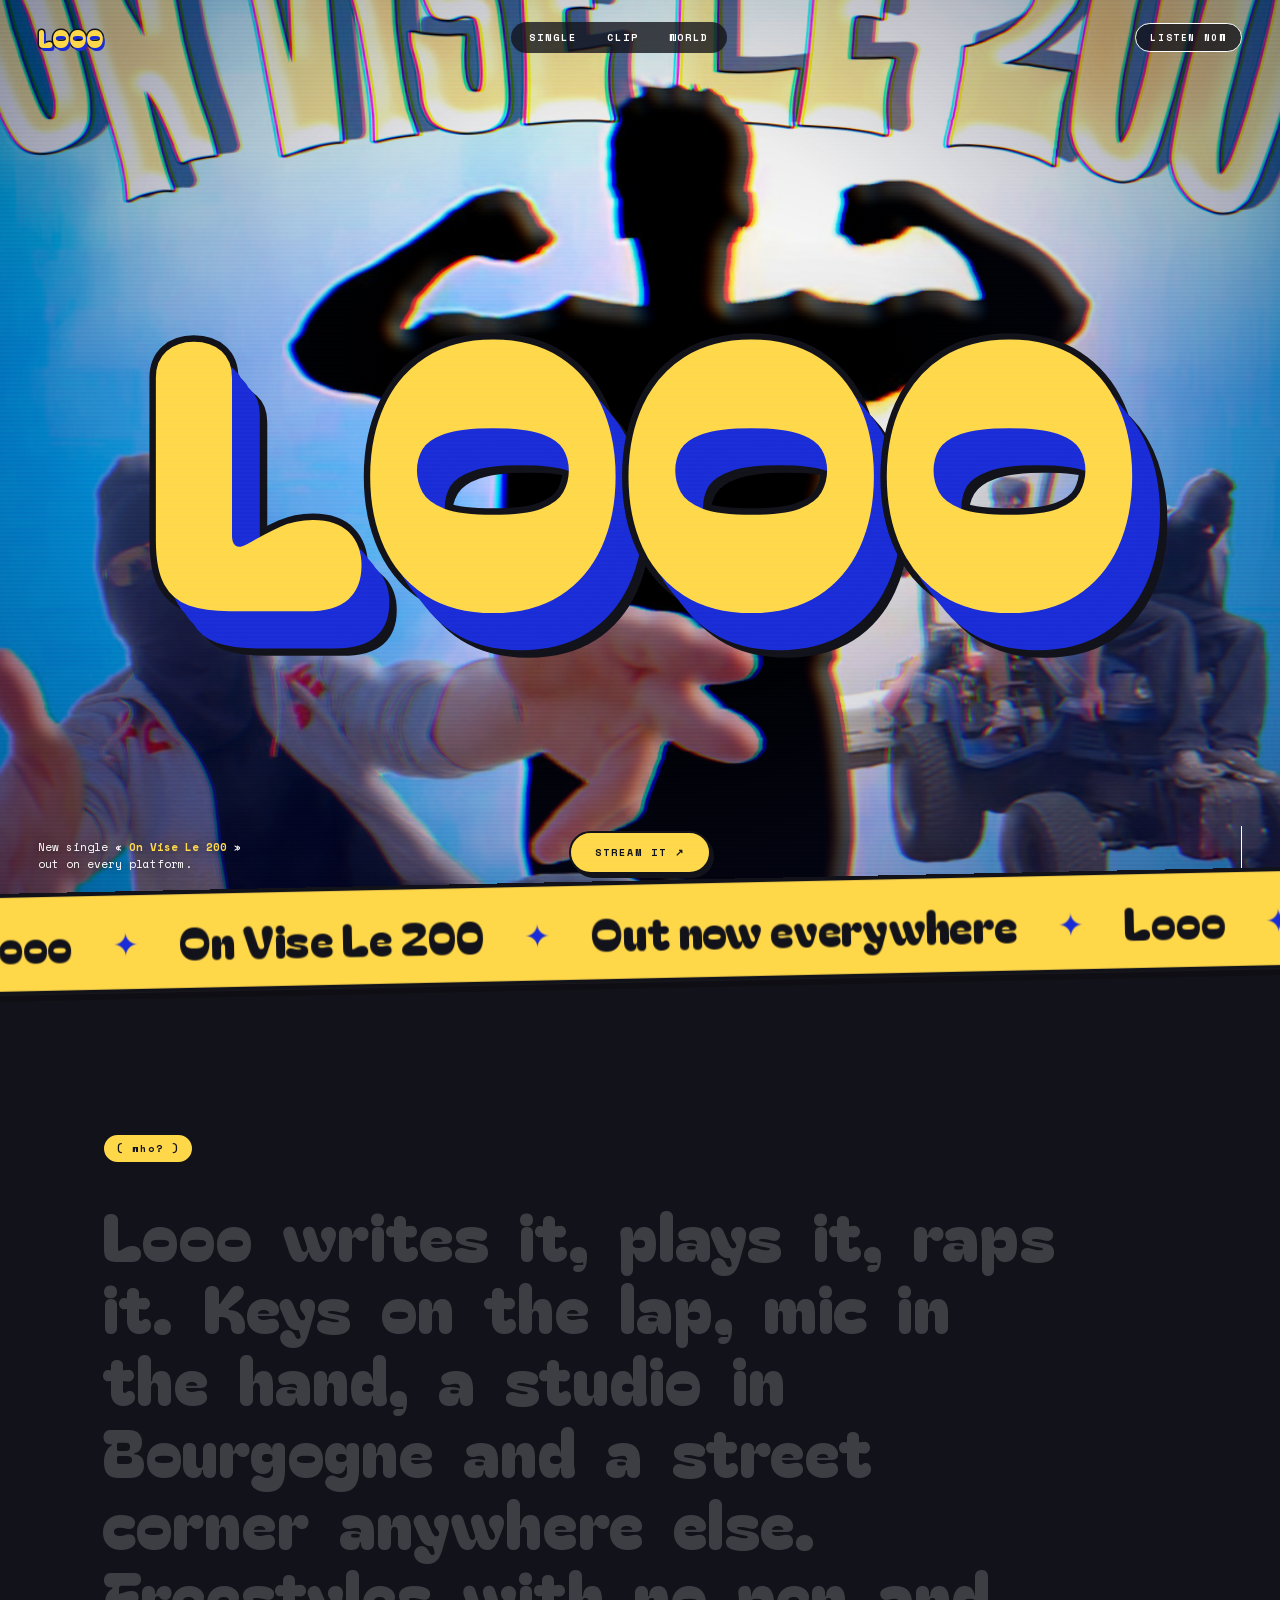
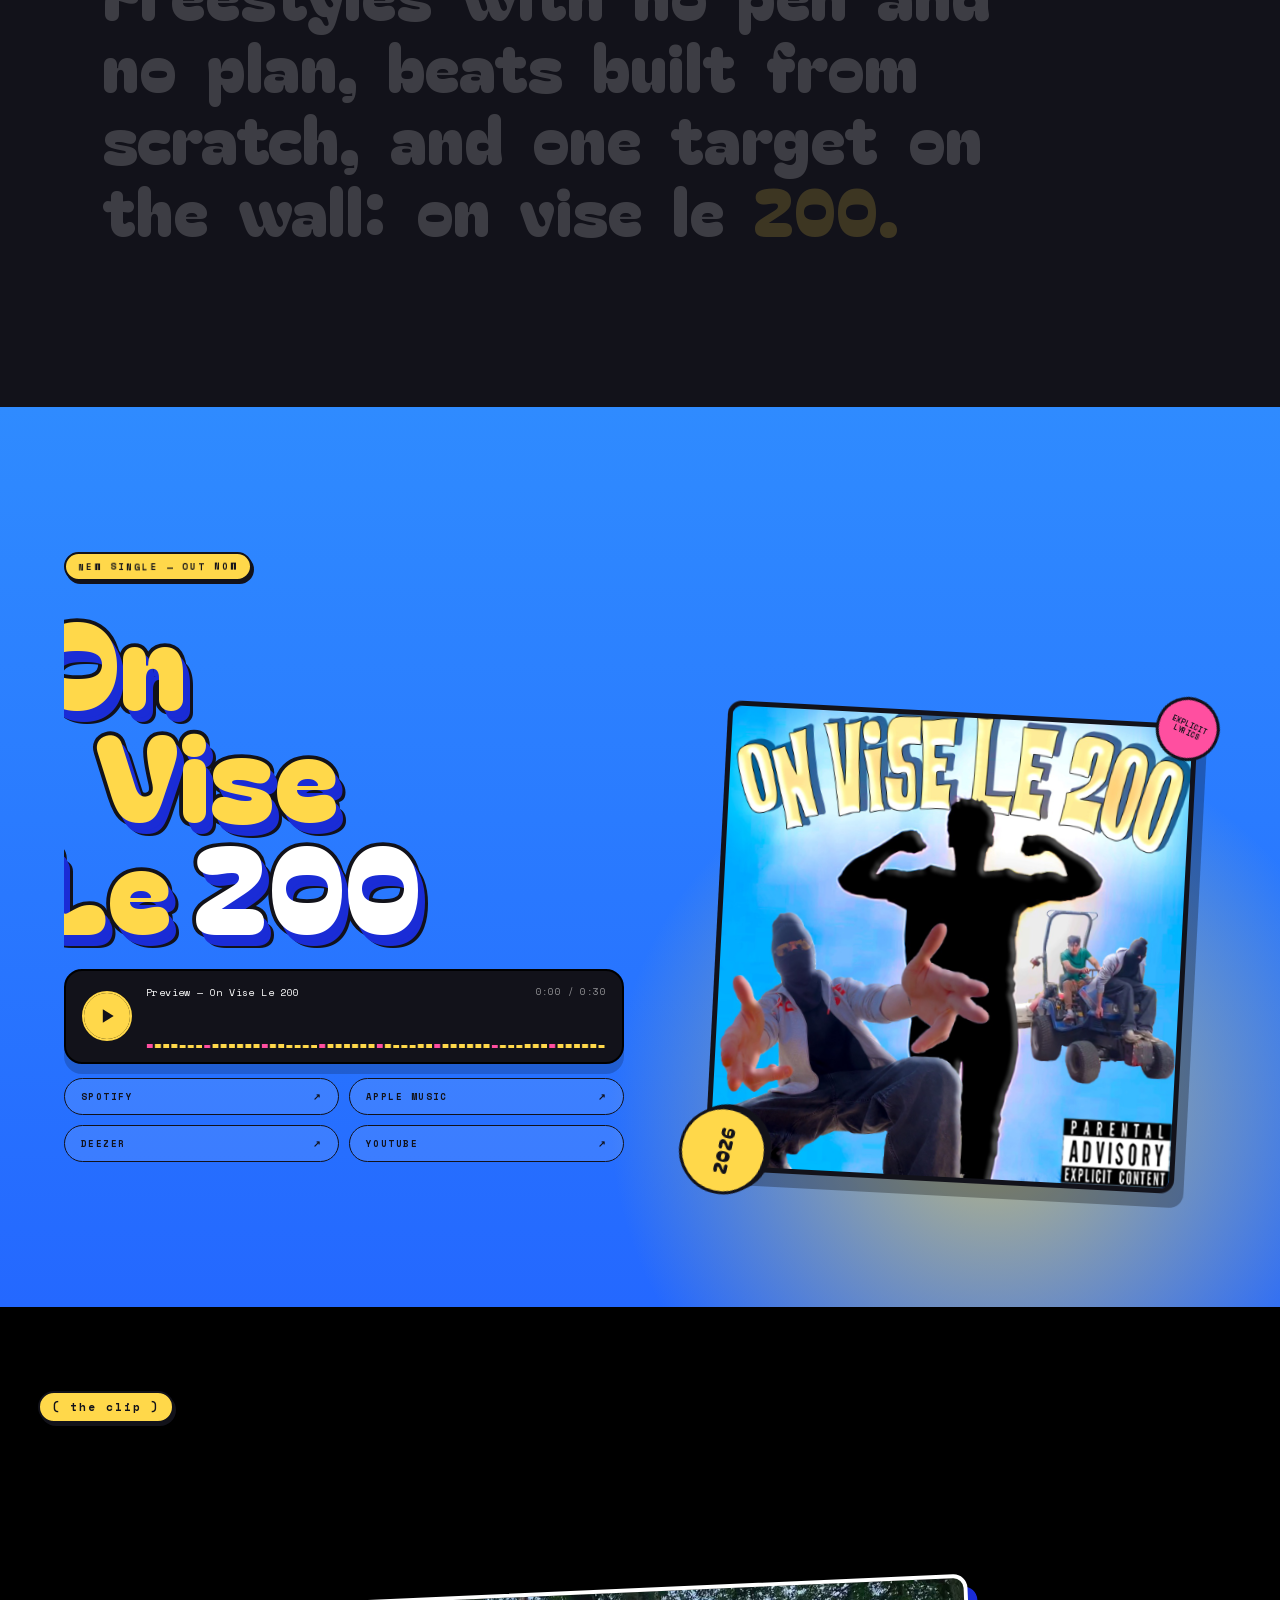
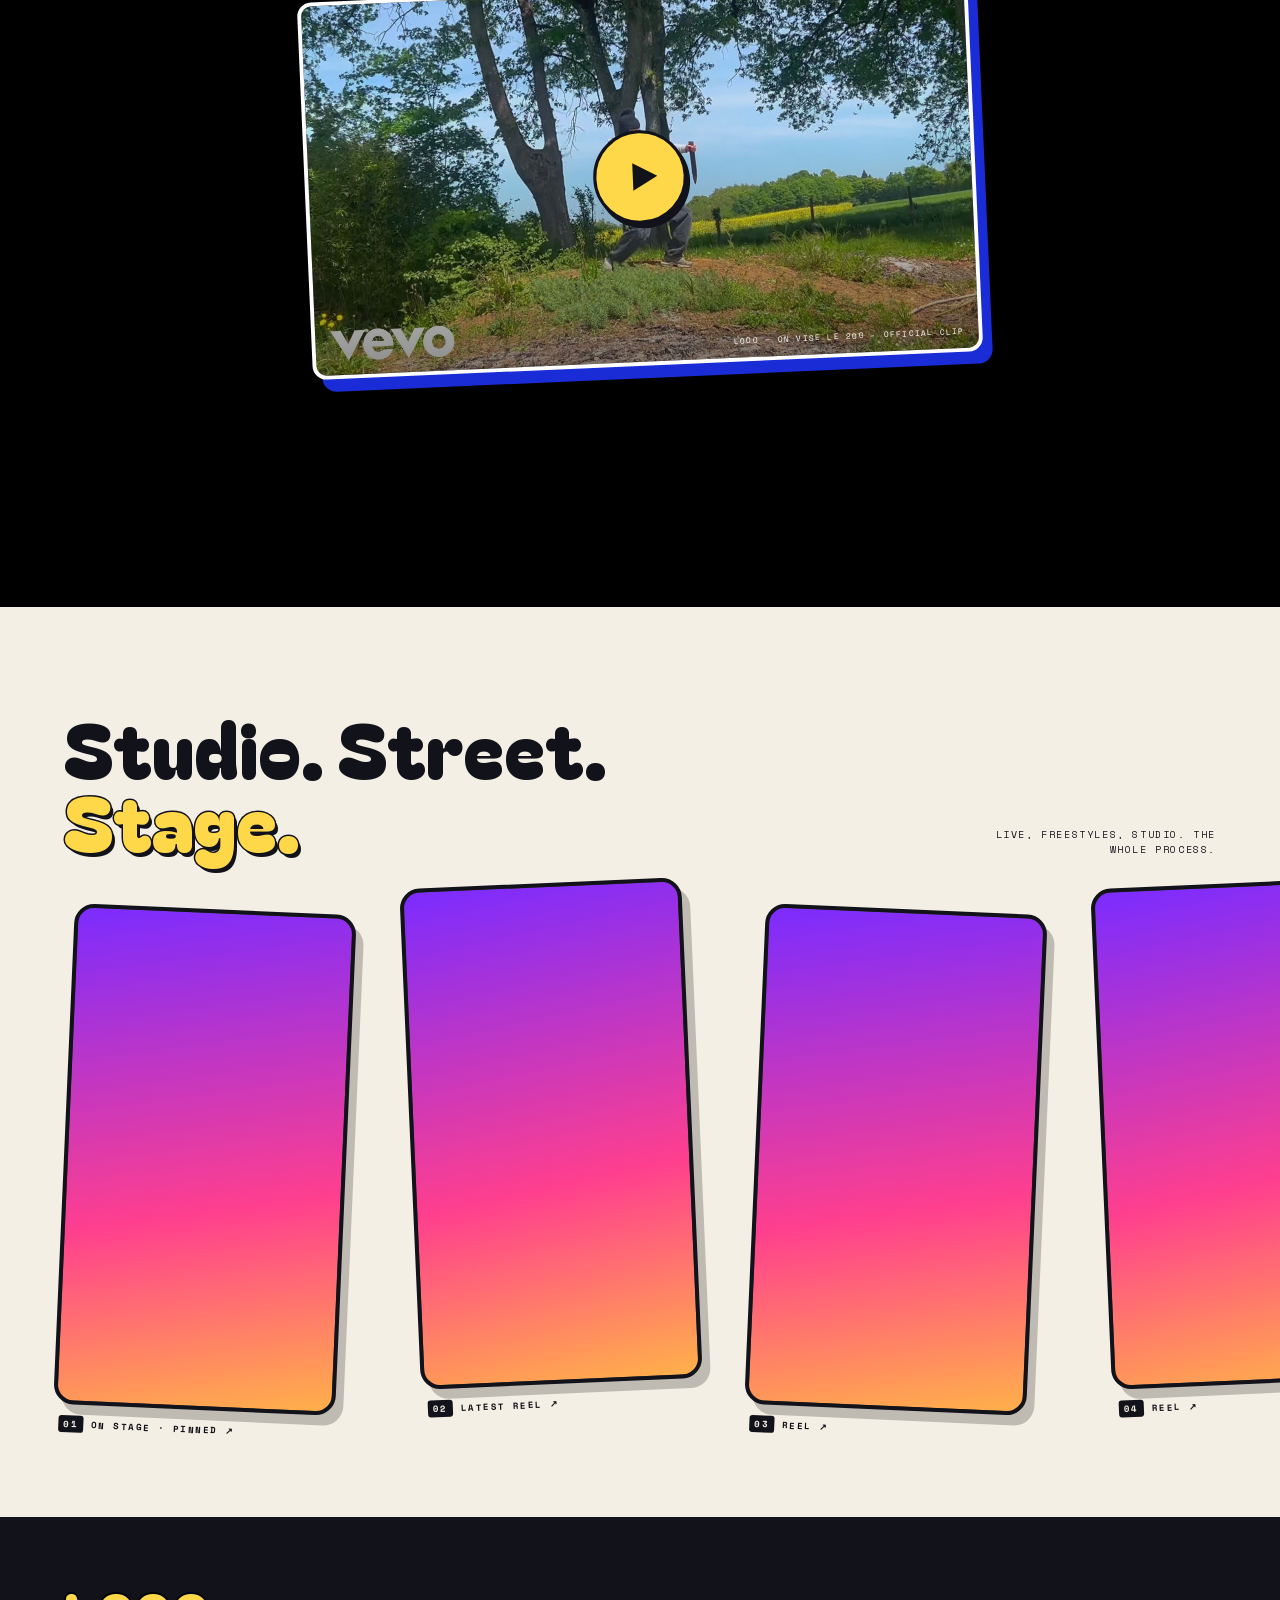
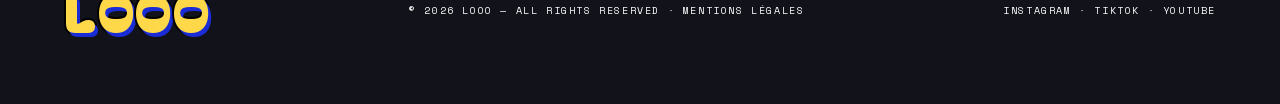
<file: index.html>
<!doctype html>
<html lang="en">
<head>
<meta charset="utf-8">
<meta name="viewport" content="width=device-width, initial-scale=1">
<title>LOOO — On Vise Le 200</title>
<meta name="description" content="LOOO — new single « On Vise Le 200 », out on every platform.">
<meta name="theme-color" content="#12121a">
<meta property="og:type" content="website">
<meta property="og:title" content="LOOO — On Vise Le 200">
<meta property="og:description" content="New single « On Vise Le 200 », out on every platform.">
<meta property="og:image" content="https://looo.live/assets/cover.jpg">
<meta property="og:url" content="https://looo.live/">
<meta name="twitter:card" content="summary">
<meta name="twitter:title" content="LOOO — On Vise Le 200">
<meta name="twitter:image" content="https://looo.live/assets/cover.jpg">
<link rel="icon" type="image/svg+xml" href="assets/favicon.svg">
<link rel="apple-touch-icon" href="assets/apple-touch-icon.png">
<link rel="preload" href="assets/fonts/BagelFatOne-400-latin.woff2" as="font" type="font/woff2" crossorigin>
<link rel="stylesheet" href="assets/fonts.css">
<style>
:root{
  --yellow:#ffd84a; --blue:#2f6bff; --deep:#1a2cd6; --ink:#12121a; --cream:#f4efe4; --pink:#ff4fa0; --lblue:#5db4ff;
  --display:'Bagel Fat One','Titan One',system-ui,sans-serif; --mono:'Space Mono',ui-monospace,monospace;
}
*{box-sizing:border-box;margin:0;padding:0}
html{overflow-x:clip;-webkit-text-size-adjust:100%}
body{background:var(--ink);color:#fff;font-family:var(--mono);overflow-x:hidden}
a{color:inherit;text-decoration:none}
button{font:inherit;color:inherit;cursor:pointer;background:none;border:0}
.no-pbar .pbar{display:none}
.pbar{position:fixed;top:0;left:0;right:0;height:4px;z-index:100;background:linear-gradient(90deg,var(--yellow),var(--pink),var(--lblue));transform-origin:left;transform:scaleX(0)}

/* NAV */
.nav{position:fixed;inset:0 0 auto 0;z-index:90;display:flex;justify-content:space-between;align-items:center;padding:calc(20px + env(safe-area-inset-top,0px)) max(clamp(16px,3vw,40px),env(safe-area-inset-right,0px)) 20px max(clamp(16px,3vw,40px),env(safe-area-inset-left,0px));color:#fff;pointer-events:none}
.nav>*{pointer-events:auto}
.logo{font-family:var(--display);font-size:24px;color:var(--yellow);-webkit-text-stroke:3px var(--ink);paint-order:stroke fill;text-shadow:2px 3px 0 var(--deep)}
.nav ul{display:flex;gap:30px;list-style:none;font-size:10px;letter-spacing:.2em;font-weight:700}
.nav ul a{opacity:.85;transition:.2s}.nav ul a:hover{opacity:1;color:var(--yellow)}
.pill{border:1.5px solid currentColor;border-radius:99px;padding:7px 14px;font-size:9px;letter-spacing:.18em;font-weight:700;transition:.2s;background:rgba(18,18,26,.78)}
.pill:hover{background:var(--yellow);color:var(--ink);border-color:var(--yellow)}
@media(max-width:700px){.nav ul{display:none}}

/* HERO */
.hero{position:relative;min-height:100vh;min-height:100svh;overflow:hidden;display:grid;place-items:center;background:#2f8bff}
.hero-bg{position:absolute;inset:0;background:#2f8bff url(assets/cover.jpg) center 30%/cover no-repeat}
#heroGL{position:absolute;inset:0;width:100%;height:100%;display:block}
.hero-bg::after{content:"";position:absolute;inset:0;background:radial-gradient(circle at 50% 40%,transparent 30%,rgba(10,20,90,.35))}
.hero-title{position:relative;z-index:3;font-family:var(--display);font-weight:400;font-size:clamp(130px,29vw,460px);line-height:.9;letter-spacing:-.01em;
  color:var(--yellow);-webkit-text-stroke:clamp(6px,1vw,14px) var(--ink);paint-order:stroke fill;
  text-shadow:.035em .05em 0 var(--deep),.055em .075em 0 var(--deep),.075em .1em 0 var(--deep),.095em .12em 0 var(--ink);user-select:none;will-change:transform}
.hero-title span{display:inline-block;vertical-align:top}
@media(hover:hover){.hero-title span:hover{transform:translateY(-.05em) rotate(-4deg);transition:transform .25s}}
.hero-info{position:absolute;left:clamp(16px,3vw,40px);bottom:28px;z-index:4;font-size:11px;line-height:1.5;max-width:240px;text-shadow:0 1px 8px rgba(0,0,0,.6)}
.hero-info b{color:var(--yellow);font-weight:700}
.btn-main{position:absolute;left:50%;bottom:26px;transform:translateX(-50%);z-index:4;background:var(--yellow);color:var(--ink);border:2.5px solid var(--ink);border-radius:99px;padding:12px 24px;font-weight:700;font-size:10px;letter-spacing:.2em;box-shadow:3px 4px 0 var(--ink);transition:.15s;white-space:nowrap}
.btn-main:hover{transform:translateX(-50%) translate(-1px,-2px);box-shadow:4px 6px 0 var(--ink)}
.scroll-cue{position:absolute;right:clamp(16px,3vw,40px);bottom:28px;z-index:4;font-size:9px;letter-spacing:.25em;writing-mode:vertical-rl;display:flex;align-items:center;gap:10px}
.scroll-cue::after{content:"";width:1px;height:46px;background:#fff;animation:cue 1.6s ease-in-out infinite;transform-origin:top}
@keyframes cue{0%{transform:scaleY(0)}60%{transform:scaleY(1)}100%{transform:scaleY(1);opacity:0}}
.scanlines{position:absolute;inset:0;z-index:5;pointer-events:none;background:repeating-linear-gradient(0deg,rgba(255,255,255,.04) 0 2px,transparent 2px 4px);mix-blend-mode:overlay}



/* STRIPE */
.stripe{position:relative;z-index:6;background:var(--yellow);border-block:4px solid var(--ink);overflow:hidden;white-space:nowrap;padding:14px 0;color:var(--ink);transform:rotate(-1.2deg) scale(1.03);margin:-18px 0 -10px;box-shadow:0 6px 0 rgba(0,0,0,.25)}
.stripe .mq{display:inline-flex;will-change:transform}
.stripe .mq span{font-family:var(--display);font-size:clamp(22px,3.4vw,44px);padding-right:.9em;display:inline-flex;align-items:center;gap:.9em}
.stripe .mq span::after{content:"✦";font-size:.7em;color:var(--deep)}

.rel-title .ln{display:block;overflow:hidden;padding:0 .12em .1em 0;margin:0 -.12em -.1em 0}.rel-title .ln i{display:inline-block;font-style:normal;will-change:transform}
.ch{display:inline-block;will-change:transform}
/* ABOUT */
.about{background:var(--ink);padding:clamp(110px,18vh,200px) clamp(20px,8vw,140px);min-height:100vh;display:flex;flex-direction:column;justify-content:center}
.about .tag{font-size:10px;letter-spacing:.2em;color:var(--lblue);margin-bottom:34px}
.about p{font-family:var(--display);font-size:clamp(30px,5.2vw,76px);line-height:1.08;max-width:15em}
.about .w{opacity:.18;display:inline-block;margin-right:.26em}
.about .y{color:var(--yellow)}

/* RELEASE */
.release{position:relative;background:linear-gradient(180deg,#2f8bff 0,#2468ff 100%);padding:clamp(90px,13vh,150px) clamp(16px,5vw,80px);min-height:100vh;display:grid;grid-template-columns:1.1fr 1fr;gap:40px;align-items:center;overflow:hidden;color:var(--ink)}
.release::after{content:"";position:absolute;right:-10%;bottom:-25%;width:65%;aspect-ratio:1;background:radial-gradient(circle,rgba(255,216,74,.7),transparent 65%);pointer-events:none}
.rel-left{position:relative;z-index:2;max-width:560px}
.eyebrow{font-size:9px;letter-spacing:.22em;color:#fff;margin-bottom:22px}
.rel-title{font-family:var(--display);font-weight:400;font-size:clamp(60px,9.5vw,136px);line-height:.92;color:var(--yellow);-webkit-text-stroke:clamp(4px,.6vw,8px) var(--ink);paint-order:stroke fill;text-shadow:.04em .06em 0 var(--deep),.06em .09em 0 var(--deep),.08em .11em 0 var(--ink);margin-bottom:30px}
.rel-title .w{color:#fff}
.player{background:var(--ink);border-radius:18px;padding:14px 16px;display:flex;align-items:center;gap:14px;color:#fff;border:2px solid #000;box-shadow:0 10px 0 rgba(0,0,0,.18)}
.play-btn{flex:none;width:50px;height:50px;border-radius:50%;background:var(--yellow);color:var(--ink);display:grid;place-items:center;border:2px solid #000;transition:transform .15s}
.play-btn:hover{transform:scale(1.07)}
.play-btn svg{width:20px;height:20px;fill:currentColor}
.p-main{flex:1;min-width:0}
.p-meta{font-size:10px;letter-spacing:.04em;display:flex;justify-content:space-between;margin-bottom:6px}
.p-meta small{opacity:.55;font-size:9px}
#eq{width:100%;height:42px;display:block;cursor:pointer}
.links{display:grid;grid-template-columns:1fr 1fr;gap:10px;margin-top:14px}
.links a{border:1.5px solid var(--ink);background:rgba(255,255,255,.1);border-radius:99px;padding:11px 16px;font-size:9px;font-weight:700;letter-spacing:.16em;display:flex;justify-content:space-between;transition:background .15s,box-shadow .15s}
.links a:last-child:nth-child(odd){grid-column:1/-1}
.links a:hover{background:var(--yellow);box-shadow:0 3px 0 var(--ink)}
.rel-right{position:relative;z-index:2;display:grid;place-items:center}
.cover-wrap{position:relative;width:min(100%,470px);transform:rotate(3deg);will-change:transform}
.cover{position:relative;aspect-ratio:1;border:5px solid var(--ink);border-radius:14px;overflow:hidden;box-shadow:10px 14px 0 rgba(0,0,0,.28);background:#2f6bff}
.cover img{position:absolute;inset:0;width:100%;height:100%;object-fit:cover}
.sticker{position:absolute;left:-26px;bottom:-24px;width:88px;height:88px;border-radius:50%;background:var(--yellow);border:3px solid var(--ink);display:grid;place-items:center;font:400 18px var(--display);transform:rotate(-80deg);animation:spin 14s linear infinite;box-shadow:3px 4px 0 var(--ink);color:var(--ink)}
@keyframes spin{to{transform:rotate(280deg)}}
.sticker2{position:absolute;right:-22px;top:-22px;width:64px;height:64px;border-radius:50%;background:var(--pink);border:3px solid var(--ink);display:grid;place-items:center;font:700 7px var(--mono);letter-spacing:.1em;color:var(--ink);transform:rotate(14deg);text-align:center;line-height:1.2}
@media(max-width:860px){.release{grid-template-columns:1fr}.rel-right{order:-1}}

/* CLIP */
.clip{position:relative;background:#000;min-height:100vh;min-height:100svh;display:grid;place-items:center;padding:100px clamp(10px,3vw,50px) 60px;overflow:hidden}
.clip-title{position:absolute;top:84px;left:clamp(16px,3vw,40px);font-size:11px;letter-spacing:.18em;opacity:.8}
.clip-card{position:relative;width:min(78vw,860px);aspect-ratio:16/9;border:5px solid #fff;border-radius:18px;overflow:hidden;cursor:pointer;background:#111 center/cover;box-shadow:12px 16px 0 var(--deep);transform:rotate(-2.5deg);transition:box-shadow .3s}
.clip-card:hover{box-shadow:16px 22px 0 var(--deep)}
.clip-card::after{content:"";position:absolute;inset:0;background:linear-gradient(180deg,transparent 40%,rgba(0,0,0,.45))}
.clip-play{position:absolute;left:50%;top:50%;z-index:2;width:clamp(70px,11vw,120px);aspect-ratio:1;margin:calc(clamp(70px,11vw,120px)/-2) 0 0 calc(clamp(70px,11vw,120px)/-2);border-radius:50%;background:var(--yellow);border:4px solid var(--ink);display:grid;place-items:center;box-shadow:4px 6px 0 var(--ink);animation:pulse 2s ease-in-out infinite}
.clip-play svg{width:42%;margin-left:8%;fill:var(--ink)}
@keyframes pulse{0%,100%{transform:scale(1)}50%{transform:scale(1.1)}}
.clip-lbl{position:absolute;right:18px;bottom:14px;z-index:2;font-size:10px;letter-spacing:.2em;text-align:right}
.clip-overlay{position:fixed;z-index:120;background:#000;display:none;overflow:hidden}
.clip-overlay iframe{position:absolute;top:0;bottom:0;left:0;width:100%;height:100%;border:0}
.clip-close{position:fixed;z-index:130;top:max(20px,env(safe-area-inset-top,0px));right:max(20px,env(safe-area-inset-right,0px));width:46px;height:46px;border-radius:50%;background:var(--yellow);border:3px solid var(--ink);font:400 20px var(--display);color:var(--ink);display:none;place-items:center}

/* WORLD / VIDEOS */
.videos{position:relative;background:var(--cream);overflow:hidden;color:var(--ink)}
.videos .progress{position:absolute;top:0;left:0;height:5px;width:100%;background:linear-gradient(90deg,var(--yellow),var(--pink));transform-origin:left;transform:scaleX(0)}
.v-head{padding:0 clamp(16px,5vw,80px);margin-bottom:10px;display:flex;justify-content:space-between;align-items:end;gap:20px}
.v-head h2{font-family:var(--display);font-weight:400;font-size:clamp(36px,6vw,88px);line-height:.95}
.v-head p{font-size:10px;letter-spacing:.16em;max-width:230px;text-align:right}
.track{display:flex;gap:clamp(30px,5vw,80px);padding:30px clamp(16px,5vw,80px) 60px;overflow-x:auto;overflow-y:hidden;overscroll-behavior-x:contain;-webkit-overflow-scrolling:touch;scrollbar-width:none;cursor:grab}
.track::-webkit-scrollbar{display:none}
.track::after{content:"";flex:none;width:1px}
.videos{padding:104px 0 56px}
.track{padding-bottom:64px!important}
.card-wrap{position:relative;flex:none}
.card{display:block;position:relative;width:clamp(200px,22vw,300px);aspect-ratio:9/16;max-height:58vh;border:4px solid var(--ink);border-radius:20px;overflow:hidden;box-shadow:8px 10px 0 rgba(0,0,0,.22);background:#333;transition:box-shadow .3s}
.card:hover{box-shadow:12px 16px 0 rgba(0,0,0,.28)}
.card video,.card .ph{position:absolute;inset:0;width:100%;height:100%;object-fit:cover}
.card .ph{background:linear-gradient(170deg,#7b2cff,#ff3f8e 60%,#ffb04a)}
.tag2{position:absolute;left:6px;bottom:-28px;font-size:9px;letter-spacing:.16em;font-weight:700;display:flex;gap:8px;align-items:center;white-space:nowrap}
.tag2 i{font-style:normal;background:var(--ink);color:var(--cream);padding:2px 5px;border-radius:3px}

footer{background:var(--ink);padding:56px clamp(16px,5vw,80px);display:flex;flex-wrap:wrap;gap:20px;justify-content:space-between;align-items:center;font-size:10px;letter-spacing:.16em}
footer .big{font-family:var(--display);font-size:52px;color:var(--yellow);-webkit-text-stroke:4px #000;paint-order:stroke fill;text-shadow:3px 4px 0 var(--deep)}
footer a:hover{color:var(--yellow)}

/* section names: same size, but on a solid yellow tag so they stand out on every background */
.about .tag,.clip-title,.eyebrow{display:inline-block;width:fit-content;background:var(--yellow);color:var(--ink);font-weight:700;padding:6px 12px;border:2px solid var(--ink);border-radius:99px;box-shadow:2px 3px 0 var(--ink);opacity:1}
.nav ul{background:rgba(18,18,26,.78);padding:8px 18px;border-radius:99px}
.nav ul a{opacity:1}
/* "Stage." in yellow, TikTok tile, link + player polish */
.v-head h2 .y2{color:var(--yellow);-webkit-text-stroke:3px var(--ink);paint-order:stroke fill;text-shadow:3px 4px 0 var(--ink)}
.card-tt{display:flex;flex-direction:column;justify-content:center;align-items:center;gap:14px;background:var(--yellow);text-align:center;color:var(--ink)}
.tt-big{font-family:var(--display);font-size:clamp(34px,4vw,56px);line-height:1}
.tt-sub{font-size:11px;font-weight:700;letter-spacing:.12em}
.tt-go{background:var(--ink);color:var(--yellow);padding:8px 14px;border-radius:99px;font-size:10px;font-weight:700;letter-spacing:.18em}
.links a{background:linear-gradient(var(--yellow),var(--yellow)) left/0% 100% no-repeat,rgba(255,255,255,.1);transition:background-size .4s cubic-bezier(.7,0,.2,1),box-shadow .15s}
.links a:hover{background:linear-gradient(var(--yellow),var(--yellow)) left/100% 100% no-repeat,rgba(255,255,255,.1);box-shadow:0 3px 0 var(--ink)}
.links a span{display:inline-block;transition:transform .3s}
.links a:hover span{transform:translate(3px,-3px)}
.play-btn{position:relative}
.play-btn::after{content:"";position:absolute;inset:-2px;border-radius:50%;border:2px solid var(--yellow);animation:ring 2.2s ease-out infinite;pointer-events:none}
.play-btn.playing::after{animation:none;opacity:0}
@keyframes ring{0%{transform:scale(1);opacity:.8}80%,100%{transform:scale(1.7);opacity:0}}
/* stacking: the pinned "world" section can never paint over the sections above it */
.about,.release,.clip{position:relative;z-index:2}
footer{position:relative;z-index:2}

/* ===== RESPONSIVE ===== */
/* tablets & phones */
@media(max-width:860px){
  .release{gap:56px}
  .rel-left{max-width:none}
  .cover-wrap{width:min(78%,420px)}
  .videos{padding:96px 0 48px}
  .v-head{flex-direction:column;align-items:flex-start}
  .v-head p{text-align:left;max-width:none}
}
@media(max-width:700px){
  .hero-info{bottom:92px;max-width:70%;font-size:10px}
  .btn-main{bottom:30px;padding:12px 20px}
  .scroll-cue{bottom:30px}
  .stripe{margin:-10px 0 -6px}
  .about{padding-inline:20px}
  .links{grid-template-columns:1fr}
  .player{padding:12px}
  .sticker{left:-12px;width:72px;height:72px;font-size:15px}
  .sticker2{right:-10px;top:-16px;width:56px;height:56px}
  .clip{padding-inline:12px}
  .clip-card{width:92vw;border-width:4px;box-shadow:8px 10px 0 var(--deep)}
  .clip-lbl{font-size:8px;bottom:10px;right:12px;max-width:62%}
  .card{width:62vw;max-height:56svh}
  .tag2{bottom:-26px}
  footer{flex-direction:column;align-items:flex-start;gap:14px;font-size:9px}
  footer .big{font-size:44px}
}
@media(max-width:380px){
  .hero-title{font-size:clamp(110px,31vw,200px)}
  .nav .pill{font-size:8px;padding:6px 11px}
}
/* short landscape screens (phones turned sideways, small laptops) */
@media(max-height:520px) and (orientation:landscape){
  .nav{padding-block:12px}
  .hero-info{bottom:16px}.btn-main{bottom:16px}.scroll-cue{bottom:16px}
  .hero-title{font-size:min(29vw,62vh)}
  .about,.release{min-height:auto}
  .clip{padding:70px 3vw 30px}
  .clip-title{top:60px}
  .clip-card{width:min(78vw,calc((100svh - 130px)*16/9))}
  .v-head h2{font-size:clamp(28px,4.5vw,48px)}
  .v-head h2 br{display:none}
  .v-head{margin-bottom:0}
  .track{padding-block:16px 64px}
  .card{max-height:56svh;width:auto;height:56svh}
  .tt-big{font-size:min(7svh,34px)}
  .tt-sub{font-size:min(2.4svh,10px);letter-spacing:.06em}
  .tt-go{font-size:min(2.4svh,9px);padding:6px 10px;letter-spacing:.1em}
  .card-tt{gap:min(3svh,10px)}
}
/* very large screens */
@media(min-width:1800px){
  .about p{font-size:clamp(76px,4.4vw,110px)}
  .release{max-width:none}
  .cover-wrap{width:min(100%,560px)}
  .card{width:clamp(300px,17vw,380px)}
}
/* touch devices: no hover-only jumps */
@media(hover:none){
  .scanlines{display:none}
  .hero-title span:hover{transform:none}
  .links a:hover{transform:none;box-shadow:none}
}
</style>
</head>
<body>

<!-- SVG filters: glitch (warp + RGB split) and text wobble -->
<svg width="0" height="0" style="position:absolute" aria-hidden="true">
  <defs>
    <filter id="wobble">
      <feTurbulence type="fractalNoise" baseFrequency="0.018" numOctaves="2" seed="8" result="n"/>
      <feDisplacementMap in="SourceGraphic" in2="n" scale="3.2"/>
    </filter>
  </defs>
</svg>

<div class="pbar" id="pbar"></div>

<header class="nav">
  <a href="#top" class="logo">LOOO</a>
  <ul>
    <li><a href="#single">SINGLE</a></li>
    <li><a href="#clip">CLIP</a></li>
    <li><a href="#world">WORLD</a></li>
  </ul>
  <a class="pill" href="https://open.spotify.com/artist/0DDhoyEj8wkEpFMTThwM3c" target="_blank" rel="noopener">LISTEN NOW</a>
</header>

<!-- HERO -->
<section class="hero" id="top">
  <div class="hero-bg" id="heroBg"><canvas id="heroGL"></canvas></div>
  <h1 class="hero-title" id="heroTitle" aria-label="LOOO"><span>L</span><span>O</span><span>O</span><span>O</span></h1>
  <p class="hero-info">New single « <b>On Vise Le 200</b> »<br>out on every platform.</p>
  <a class="btn-main" href="#single">STREAM IT ↗</a>
  <div class="scroll-cue" aria-hidden="true"></div>
  <div class="scanlines"></div>
</section>

<div class="stripe" aria-hidden="true"><div class="mq" id="mq"><span>On Vise Le 200</span><span>Out now everywhere</span><span>Looo</span><span>On Vise Le 200</span><span>Out now everywhere</span><span>Looo</span><span>On Vise Le 200</span><span>Out now everywhere</span><span>Looo</span><span>On Vise Le 200</span><span>Out now everywhere</span><span>Looo</span></div></div>

<!-- ABOUT -->
<section class="about" id="about">
  <div class="tag">( who? )</div>
  <p id="aboutText">Looo writes it, plays it, raps it. Keys on the lap, mic in the hand, a studio in Bourgogne and a street corner anywhere else. Freestyles with no pen and no plan, beats built from scratch, and one target on the wall: on vise le <span class="y">200.</span></p>
</section>

<!-- SINGLE -->
<section class="release" id="single">
  <div class="rel-left">
    <div class="eyebrow">NEW SINGLE — OUT NOW</div>
    <h2 class="rel-title"><span class="ln"><i>On</i></span><span class="ln"><i>Vise</i></span><span class="ln"><i>Le <span class="w">200</span></i></span></h2>
    <div class="player">
      <button class="play-btn" id="playBtn" aria-label="Play preview">
        <svg viewBox="0 0 24 24" id="icoPlay"><path d="M7 4v16l13-8z"/></svg>
        <svg viewBox="0 0 24 24" id="icoPause" style="display:none"><path d="M6 4h4v16H6zM14 4h4v16h-4z"/></svg>
      </button>
      <div class="p-main">
        <div class="p-meta"><span>Preview — On Vise Le 200</span><small id="pTime">0:00 / 0:30</small></div>
        <canvas id="eq" width="600" height="42"></canvas>
      </div>
    </div>
    <div class="links">
      <a href="https://open.spotify.com/artist/0DDhoyEj8wkEpFMTThwM3c" target="_blank" rel="noopener">SPOTIFY <span>↗</span></a>
      <a href="https://music.apple.com/fr/artist/looo/1758206374?l=en-GB" target="_blank" rel="noopener">APPLE MUSIC <span>↗</span></a>
      <a href="https://www.deezer.com/fr/artist/1502600" target="_blank" rel="noopener">DEEZER <span>↗</span></a>
      <a href="https://www.youtube.com/channel/UCdjHYtFj6a8iV1P31F5Plgw" target="_blank" rel="noopener">YOUTUBE <span>↗</span></a>
    </div>
  </div>
  <div class="rel-right">
    <div class="cover-wrap">
      <div class="cover"><img id="coverImg" src="assets/cover.jpg" alt="Cover — On Vise Le 200"></div>
      <div class="sticker">2026</div>
      <div class="sticker2">EXPLICIT<br>LYRICS</div>
    </div>
  </div>
</section>

<!-- CLIP -->
<section class="clip" id="clip">
  <div class="clip-title">( the clip )</div>
  <div class="clip-card" id="clipCard" role="button" tabindex="0" aria-label="Play the official clip">
    <div class="clip-play"><svg viewBox="0 0 24 24"><path d="M5 3v18l16-9z"/></svg></div>
    <div class="clip-lbl">LOOO — ON VISE LE 200 · OFFICIAL CLIP</div>
  </div>
</section>
<div class="clip-overlay" id="clipOv"></div>
<button class="clip-close" id="clipX" aria-label="Close">✕</button>

<!-- WORLD -->
<section class="videos" id="world">
  <div class="progress" id="vProg"></div>
  <div class="v-head"><h2 id="worldTitle">Studio. Street. <br><span class="y2">Stage.</span></h2><p>LIVE, FREESTYLES, STUDIO. THE WHOLE PROCESS.</p></div>
  <div class="track" id="track">
    <div class="card-wrap"><a class="card" href="https://www.instagram.com/loootripleos/reel/DZhv7sLM_CM/" target="_blank" rel="noopener"><div class="ph"></div><video muted loop playsinline preload="none" data-src="assets/video5.mp4"></video></a><div class="tag2"><i>01</i> ON STAGE · PINNED ↗</div></div>
    <div class="card-wrap"><a class="card" href="https://www.instagram.com/loootripleos/reel/Dew8plLJXms/" target="_blank" rel="noopener"><div class="ph"></div><video muted loop playsinline preload="none" data-src="assets/video6.mp4"></video></a><div class="tag2"><i>02</i> LATEST REEL ↗</div></div>
    <div class="card-wrap"><a class="card" href="https://www.instagram.com/loootripleos/reel/Dee98kPMaUQ/" target="_blank" rel="noopener"><div class="ph"></div><video muted loop playsinline preload="none" data-src="assets/video7.mp4"></video></a><div class="tag2"><i>03</i> REEL ↗</div></div>
    <div class="card-wrap"><a class="card" href="https://www.instagram.com/loootripleos/reel/DecfCgXIym1/" target="_blank" rel="noopener"><div class="ph"></div><video muted loop playsinline preload="none" data-src="assets/video8.mp4"></video></a><div class="tag2"><i>04</i> REEL ↗</div></div>
    <div class="card-wrap"><a class="card" href="https://www.instagram.com/loootripleos/reel/Db3RglAurFA/" target="_blank" rel="noopener"><div class="ph"></div><video muted loop playsinline preload="none" data-src="assets/video1.mp4"></video></a><div class="tag2"><i>05</i> REEL ↗</div></div>
    <div class="card-wrap"><a class="card" href="https://www.instagram.com/loootripleos/reel/DbOM23uuqUA/" target="_blank" rel="noopener"><div class="ph"></div><video muted loop playsinline preload="none" data-src="assets/video2.mp4"></video></a><div class="tag2"><i>06</i> REEL ↗</div></div>
    <div class="card-wrap"><a class="card" href="https://www.instagram.com/loootripleos/reel/DbQrGXHOWDd/" target="_blank" rel="noopener"><div class="ph"></div><video muted loop playsinline preload="none" data-src="assets/video3.mp4"></video></a><div class="tag2"><i>07</i> REEL ↗</div></div>
    <div class="card-wrap"><a class="card" href="https://www.instagram.com/loootripleos/reel/DbGswD7pmHU/" target="_blank" rel="noopener"><div class="ph"></div><video muted loop playsinline preload="none" data-src="assets/video4.mp4"></video></a><div class="tag2"><i>08</i> REEL ↗</div></div>
    <div class="card-wrap"><a class="card card-tt" href="https://www.tiktok.com/@loootripleos" target="_blank" rel="noopener"><span class="tt-big">TikTok</span><span class="tt-sub">@loootripleos</span><span class="tt-go">FOLLOW ↗</span></a><div class="tag2"><i>↗</i> MORE ON TIKTOK</div></div>
  </div>
</section>

<footer>
  <div class="big">LOOO</div>
  <div>© 2026 LOOO — ALL RIGHTS RESERVED · <a href="mentions-legales.html">MENTIONS LÉGALES</a></div>
  <div><a href="https://www.instagram.com/loootripleos/" target="_blank" rel="noopener">INSTAGRAM</a> · <a href="https://www.tiktok.com/@loootripleos" target="_blank" rel="noopener">TIKTOK</a> · <a href="https://www.youtube.com/channel/UCdjHYtFj6a8iV1P31F5Plgw" target="_blank" rel="noopener">YOUTUBE</a></div>
</footer>

<script>if(location.protocol==='file:')document.write('<script src="assets/cover-data.js"><\/script>')</script>
<script>if(/iPhone|iPad|iPod/.test(navigator.userAgent)&&!/CriOS|FxiOS|EdgiOS|OPiOS/.test(navigator.userAgent))document.documentElement.classList.add('no-pbar')</script>
<script src="assets/vendor/gsap.min.js"></script>
<script src="assets/vendor/ScrollTrigger.min.js"></script>
<script>
const reduce=matchMedia('(prefers-reduced-motion: reduce)').matches;
gsap.registerPlugin(ScrollTrigger);
const touch=matchMedia('(hover:none)').matches; /* phones/tablets: skip per-frame scroll-scrubbed effects, they stutter on iOS */
ScrollTrigger.config({ignoreMobileResize:true});

/* ============ PREVIEW PLAYER (30 s extracted from the clip) ============ */
const playBtn=document.getElementById('playBtn'), icoPlay=document.getElementById('icoPlay'), icoPause=document.getElementById('icoPause');
const pTime=document.getElementById('pTime'), eq=document.getElementById('eq'), ectx=eq.getContext('2d');
const START=62, LEN=30;
const audio=new Audio('assets/preview.m4a'); audio.preload='metadata';
let AC, analyser, wired=false, playing=false;
function fmt(s){s=Math.max(0,Math.floor(s));return Math.floor(s/60)+':'+String(s%60).padStart(2,'0')}
function wire(){
  if(wired) return; wired=true;
  try{
    AC=new (window.AudioContext||window.webkitAudioContext)();
    const src=AC.createMediaElementSource(audio);
    analyser=AC.createAnalyser(); analyser.fftSize=128; analyser.smoothingTimeConstant=.8;
    src.connect(analyser); analyser.connect(AC.destination);
  }catch(e){analyser=null}
}
function setPlaying(v){playing=v;playBtn.classList.toggle('playing',v);icoPlay.style.display=v?'none':'';icoPause.style.display=v?'':'none'}
function toggle(){
  if(playing){audio.pause();setPlaying(false);return}
  wire(); if(AC&&AC.state==='suspended')AC.resume();
  if(audio.currentTime<START||audio.currentTime>START+LEN) audio.currentTime=START;
  audio.play().then(()=>setPlaying(true)).catch(()=>setPlaying(false));
}
playBtn.onclick=toggle; eq.onclick=toggle;
audio.addEventListener('timeupdate',()=>{
  const el=audio.currentTime-START; pTime.textContent=fmt(el)+' / '+fmt(LEN);
  if(el>=LEN){audio.pause();audio.currentTime=START;setPlaying(false);pTime.textContent='0:00 / '+fmt(LEN)}
});
const BARS=56, fdata=new Uint8Array(64);
let eqVis=true;if('IntersectionObserver' in window)new IntersectionObserver(es=>{eqVis=es[0].isIntersecting}).observe(eq);
(function drawEQ(t){
  if(!eqVis){requestAnimationFrame(drawEQ);return}
  const w=eq.width,h=eq.height,bw=w/BARS; ectx.clearRect(0,0,w,h);
  if(analyser&&playing) analyser.getByteFrequencyData(fdata);
  for(let i=0;i<BARS;i++){
    let v=(analyser&&playing)?Math.pow(fdata[Math.floor(i*.9)]/255,1.3):.08+.05*Math.sin(t/500+i*.5);
    const bh=Math.max(3,Math.round(v*(window.eqGrow==null?1:window.eqGrow)*h/4)*4);
    ectx.fillStyle=i%7===0?'#ff4fa0':'#ffd84a'; ectx.fillRect(i*bw+1,h-bh,bw-3,bh);
  }
  requestAnimationFrame(drawEQ);
})(0);

/* ============ HERO: WebGL glitch (GPU, smooth) ============ */
let glitchKick=()=>{};
(function(){
  const cv=document.getElementById('heroGL'), hero=document.querySelector('.hero');
  const gl=cv.getContext('webgl',{antialias:false,alpha:false,powerPreference:'high-performance'});
  const coverSrc=location.protocol==='file:'?window.COVER_DATA:'assets/cover.jpg';
  if(!gl||reduce||!coverSrc) return;
  const vs='attribute vec2 p;varying vec2 v;void main(){v=p*.5+.5;gl_Position=vec4(p,0.,1.);}';
  const fs=`precision highp float;varying vec2 v;uniform sampler2D tex;uniform vec2 res,img,mouse;uniform float t,g;
  float h(float n){return fract(sin(n*91.345)*47453.5453);}
  float nz(vec2 p){vec2 i=floor(p),f=fract(p);f=f*f*(3.-2.*f);return mix(mix(h(i.x+i.y*57.),h(i.x+1.+i.y*57.),f.x),mix(h(i.x+(i.y+1.)*57.),h(i.x+1.+(i.y+1.)*57.),f.x),f.y);}
  void main(){
    vec2 uv=v; uv.y=1.-uv.y;
    // object-fit: cover, anchored at 30% from top
    float ra=res.x/res.y, ia=img.x/img.y; vec2 s=vec2(1.);
    if(ra>ia) s.y=ia/ra; else s.x=ra/ia;
    vec2 c=vec2(.5,.30*(1.-s.y)+s.y*.5); 
    vec2 q=(uv-.5)*s*.92+vec2(.5,.5+(.30-.5)*(1.-s.y));
    // gentle global wave
    float k=t*.6;
    q+=.003*vec2(sin(q.y*9.+k*2.)+nz(q*4.+k)-.5, cos(q.x*7.+k*1.6)+nz(q*3.-k)-.5);
    // cursor-following ripple (stronger when the mouse moves)
    vec2 dv=(uv-mouse)*vec2(res.x/res.y,1.);
    float dist=length(dv);
    float fall=exp(-dist*dist*7.);
    float amp=.2+g*.7;
    float rip=sin(dist*26.-t*3.5)*fall*amp;
    q+=normalize(dv+1e-4)*rip*.011*vec2(1.,res.x/res.y*.6);
    q+=(mouse-.5)*.005;
    // soft chromatic edge around the cursor
    vec2 d=vec2(.0018+.012*fall*amp,0.);
    float R=texture2D(tex,q+d).r, G=texture2D(tex,q).g, B=texture2D(tex,q-d).b;
    vec3 col=vec3(R,G,B);
    col*=1.-.28*dot(uv-.5,uv-.5)*2.;
    gl_FragColor=vec4(col,1.);
  }`;
  const sh=(type,src)=>{const o=gl.createShader(type);gl.shaderSource(o,src);gl.compileShader(o);return o};
  const pr=gl.createProgram();gl.attachShader(pr,sh(gl.VERTEX_SHADER,vs));gl.attachShader(pr,sh(gl.FRAGMENT_SHADER,fs));gl.linkProgram(pr);
  if(!gl.getProgramParameter(pr,gl.LINK_STATUS)) return;
  gl.useProgram(pr);
  const buf=gl.createBuffer();gl.bindBuffer(gl.ARRAY_BUFFER,buf);gl.bufferData(gl.ARRAY_BUFFER,new Float32Array([-1,-1,1,-1,-1,1,1,1]),gl.STATIC_DRAW);
  const loc=gl.getAttribLocation(pr,'p');gl.enableVertexAttribArray(loc);gl.vertexAttribPointer(loc,2,gl.FLOAT,false,0,0);
  const U=n=>gl.getUniformLocation(pr,n);
  const uT=U('t'),uG=U('g'),uRes=U('res'),uImg=U('img'),uM=U('mouse');
  const tex=gl.createTexture(), im=new Image(); let ready=false;
  im.onload=()=>{gl.bindTexture(gl.TEXTURE_2D,tex);gl.pixelStorei(gl.UNPACK_FLIP_Y_WEBGL,false);
    gl.texImage2D(gl.TEXTURE_2D,0,gl.RGB,gl.RGB,gl.UNSIGNED_BYTE,im);
    [gl.TEXTURE_MIN_FILTER,gl.TEXTURE_MAG_FILTER].forEach(f=>gl.texParameteri(gl.TEXTURE_2D,f,gl.LINEAR));
    [gl.TEXTURE_WRAP_S,gl.TEXTURE_WRAP_T].forEach(w=>gl.texParameteri(gl.TEXTURE_2D,w,gl.CLAMP_TO_EDGE));
    gl.uniform2f(uImg,im.width,im.height);ready=true;cv.classList.add('on');};
  im.src=coverSrc;
  let W=0,H=0;
  function size(){const d=Math.min(devicePixelRatio||1,touch?1:1.5);W=Math.round(hero.clientWidth*d);H=Math.round(hero.clientHeight*d);cv.width=W;cv.height=H;gl.viewport(0,0,W,H);gl.uniform2f(uRes,W,H)}
  size(); addEventListener('resize',size);
  let g=0,mx=.5,my=.5,tx=.5,ty=.5,vis=true,next=1.5,lastY=scrollY,t0=performance.now();
  addEventListener('pointermove',e=>{tx=e.clientX/innerWidth;ty=e.clientY/innerHeight});
  glitchKick=(a=1)=>{g=Math.max(g,a)};
  let running=false;
  new IntersectionObserver(es=>{vis=es[0].isIntersecting;if(vis&&!running){running=true;requestAnimationFrame(loop)}}).observe(hero);
  function loop(now){
    if(!vis){running=false;return} requestAnimationFrame(loop);
    if(!ready) return;
    const t=(now-t0)/1000;
    const px=mx,py=my; mx+=(tx-mx)*.08;my+=(ty-my)*.08;
    const vel=Math.hypot(mx-px,my-py)*60; g+=(Math.min(vel,1)-g)*.08;
    gl.uniform1f(uT,t);gl.uniform1f(uG,g);gl.uniform2f(uM,mx,my);
    gl.drawArrays(gl.TRIANGLE_STRIP,0,4);
  }
  running=true;requestAnimationFrame(loop);
})();
if(!reduce){
  gsap.from('#heroTitle span',{y:140,opacity:0,rotate:-14,stagger:.1,duration:.9,delay:.2,ease:'back.out(1.8)',clearProps:'transform,opacity'});
  addEventListener('mousemove',e=>{
    const x=e.clientX/innerWidth-.5,y=e.clientY/innerHeight-.5;
    gsap.to('#heroTitle',{x:x*12,y:y*8,duration:.6,overwrite:'auto'});
  });
  if(!touch) gsap.to('#heroTitle',{yPercent:-16,scale:1.08,ease:'none',scrollTrigger:{trigger:'.hero',start:'top top',end:'bottom top',scrub:true}});
}

/* ============ ABOUT: word-by-word reveal ============ */
(function(){
  const p=document.getElementById('aboutText');
  const walk=n=>{[...n.childNodes].forEach(c=>{
    if(c.nodeType===3){const f=document.createDocumentFragment();c.textContent.split(/(\s+)/).forEach(t=>{if(!t.trim()){if(t)f.appendChild(document.createTextNode(' '));return}const s=document.createElement('span');s.className='w';s.textContent=t;f.appendChild(s)});c.replaceWith(f)}
    else if(c.nodeType===1){walk(c)}})};
  walk(p);
  const words=p.querySelectorAll('.w');
  if(reduce){gsap.set(words,{opacity:1});return}
  gsap.to(words,{opacity:1,stagger:.12,ease:'none',scrollTrigger:{trigger:'#about',start:'top 55%',end:'bottom 70%',scrub:true}});
})();

/* ============ SINGLE reveal ============ */
if(!reduce){
  gsap.from('.rel-title',{x:-80,opacity:0,duration:.9,scrollTrigger:{trigger:'#single',start:'top 65%'}});
  gsap.from('.cover-wrap',{rotate:-14,scale:.85,opacity:0,duration:1,ease:'back.out(1.5)',scrollTrigger:{trigger:'#single',start:'top 60%'}});
}

/* ============ WORLD: pinned horizontal scroll with 3D tilt ============ */
const track=document.getElementById('track');
/* reels load only when near the screen, and pause when far away */
(function(){
  const vids=[...document.querySelectorAll('.card video')];
  vids.forEach(v=>v.addEventListener('loadeddata',()=>{const ph=v.parentElement.querySelector('.ph');if(ph)ph.style.display='none';if(v._on)v.play().catch(()=>{})}));
  const start=v=>{if(!v.getAttribute('src')){v.src=v.dataset.src;v.load()}else v.play().catch(()=>{})};
  if(!('IntersectionObserver' in window)){vids.forEach(v=>{v._on=1;start(v)});return}
  let secOn=false;
  const upd=v=>{const on=secOn&&v._near;if(on&&!v._on){v._on=1;start(v)}else if(!on&&v._on){v._on=0;v.pause()}};
  new IntersectionObserver(es=>{secOn=es[0].isIntersecting;vids.forEach(upd)},{rootMargin:'60% 0px 60% 0px'}).observe(document.getElementById('world'));
  const io=new IntersectionObserver(es=>es.forEach(e=>{e.target._near=e.isIntersecting;upd(e.target)}),{root:track,rootMargin:'0px 60% 0px 60%'});
  vids.forEach(v=>io.observe(v));
})();
document.querySelectorAll('.card-wrap').forEach((c,i)=>gsap.set(c,{rotateZ:i%2?-2.5:2.5,y:i%2?-14:12}));
track.addEventListener('scroll',()=>{const m=track.scrollWidth-track.clientWidth;gsap.set('#vProg',{scaleX:m>0?track.scrollLeft/m:0})},{passive:true});


/* ============ STRIPE MARQUEE (speeds up with scroll) ============ */
(function(){
  const mq=document.getElementById('mq'); if(reduce) return;
  const tw=gsap.to(mq,{xPercent:-25,duration:14,ease:'none',repeat:-1});
  ScrollTrigger.create({onUpdate:s=>{const v=s.getVelocity();gsap.to(tw,{timeScale:1+Math.min(Math.abs(v)/250,8)*(v<0?-1:1),duration:.2,overwrite:true});gsap.to(tw,{timeScale:1,duration:1,delay:.2,overwrite:false})}});
  
})();

/* ============ CLIP: small thumbnail, expands on click ============ */
(function(){
  const card=document.getElementById('clipCard'), ov=document.getElementById('clipOv'), X=document.getElementById('clipX');
  const ID='SmicBPCgHF4';
  card.style.backgroundImage='url(assets/clip-thumb.jpg)';
  if(!reduce) gsap.from(card,{scale:.7,rotate:-10,opacity:0,duration:1,ease:'back.out(1.4)',scrollTrigger:{trigger:'#clip',start:'top 65%'}});
  let open=false, from;
  function openClip(){
    if(open) return;
    if(location.protocol==='file:'){window.open('https://www.youtube.com/watch?v='+ID,'_blank');return}
    open=true; const r=card.getBoundingClientRect(); from={left:r.left,top:r.top,width:r.width,height:r.height};
    ov.innerHTML=`<iframe src="https://www.youtube-nocookie.com/embed/${ID}?autoplay=1&rel=0&modestbranding=1" title="Looo - On Vise Le 200" allow="accelerometer; autoplay; clipboard-write; encrypted-media; gyroscope; picture-in-picture; web-share" referrerpolicy="strict-origin-when-cross-origin" allowfullscreen></iframe>`;
    gsap.set(ov,{display:'block',left:from.left,top:from.top,width:from.width,height:from.height,borderRadius:18,rotate:-2.5,opacity:1});
    gsap.to(ov,{left:0,top:0,width:innerWidth,height:innerHeight,borderRadius:0,rotate:0,duration:.8,ease:'power4.inOut'});
    gsap.set(X,{display:'grid',scale:0}); gsap.to(X,{scale:1,delay:.6,duration:.4,ease:'back.out(2)'});
    document.body.style.overflow='hidden';
  }
  function closeClip(){
    if(!open) return; open=false;
    const r=card.getBoundingClientRect();
    gsap.to(X,{scale:0,duration:.2});
    gsap.to(ov,{left:r.left,top:r.top,width:r.width,height:r.height,borderRadius:18,rotate:-2.5,duration:.7,ease:'power4.inOut',onComplete:()=>{ov.style.display='none';ov.innerHTML='';X.style.display='none';document.body.style.overflow=''}});
  }
  /* phone turned sideways while the clip is open: refit the overlay to the new screen size */
  const refit=()=>{if(!open)return;gsap.killTweensOf(ov);gsap.set(ov,{left:0,top:0,width:innerWidth,height:innerHeight,borderRadius:0,rotate:0,opacity:1,display:'block'});gsap.set(X,{scale:1,display:'grid'})};
  addEventListener('resize',refit);addEventListener('orientationchange',()=>setTimeout(refit,250));
  card.addEventListener('click',openClip); card.addEventListener('keydown',e=>{if(e.key==='Enter'||e.key===' '){e.preventDefault();openClip()}});
  X.addEventListener('click',closeClip); addEventListener('keydown',e=>{if(e.key==='Escape')closeClip()});
})();

/* ============ COVER 3D TILT + float ============ */
(function(){
  const w=document.querySelector('.rel-right'), c=document.querySelector('.cover'); if(reduce||matchMedia('(hover:none)').matches) return;
  w.style.perspective='1000px';
  w.addEventListener('mousemove',e=>{const r=w.getBoundingClientRect();const x=(e.clientX-r.left)/r.width-.5,y=(e.clientY-r.top)/r.height-.5;gsap.to(c,{rotateY:x*16,rotateX:-y*16,duration:.5,overwrite:'auto'})});
  w.addEventListener('mouseleave',()=>gsap.to(c,{rotateY:0,rotateX:0,duration:.8,ease:'elastic.out(1,.5)'}));
  gsap.to('.sticker2',{y:-8,rotate:'+=12',duration:2,yoyo:true,repeat:-1,ease:'sine.inOut'});
})();


/* reels: native sideways scroll (swipe / trackpad / shift+wheel) + mouse drag */
(function(){
  let down=false,sx=0,sl=0,moved=false;
  track.addEventListener('pointerdown',e=>{if(e.pointerType!=='mouse'||e.button>0)return;down=true;moved=false;sx=e.clientX;sl=track.scrollLeft});
  addEventListener('pointermove',e=>{if(!down)return;const d=e.clientX-sx;if(Math.abs(d)>5){moved=true;track.style.cursor='grabbing';track.scrollLeft=sl-d}});
  const up=()=>{down=false;track.style.cursor='';setTimeout(()=>moved=false,0)};
  addEventListener('pointerup',up);addEventListener('pointercancel',up);
  track.addEventListener('click',e=>{if(moved){e.preventDefault();e.stopPropagation()}},true);
  track.addEventListener('dragstart',e=>e.preventDefault());
})();


/* reels stretch sideways with the swipe speed */
(function(){
  if(reduce) return;
  const cards=[...document.querySelectorAll('.card')]; let sk=0,sx=1,sy=1,last=track.scrollLeft,lt=performance.now(),v=0;
  gsap.ticker.add(()=>{
    const n=performance.now(),dt=Math.max(1,n-lt),x=track.scrollLeft; v+=((x-last)/dt*1000-v)*.35; last=x; lt=n;
    const tSk=Math.max(-22,Math.min(22,-v/160)), tSx=1+Math.min(Math.abs(v)/3500,.5), tSy=1-Math.min(Math.abs(v)/14000,.1);
    sk+=(tSk-sk)*.12; sx+=(tSx-sx)*.12; sy+=(tSy-sy)*.12;
    if(Math.abs(sk)<.02&&Math.abs(sx-1)<.001&&!cards[0]._fx)return;
    cards[0]._fx=Math.abs(sk)>=.02||Math.abs(sx-1)>=.001;
    cards.forEach((c,i)=>gsap.set(c,{skewX:sk*(1+i*.12),scaleX:sx+i*.01*Math.abs(sk)/10,scaleY:sy}));
  });
})();


/* ============ SCROLL ANIMATIONS (sections below the hero) ============ */
(function(){
  if(reduce) return;
  const split=el=>{const walk=n=>[...n.childNodes].forEach(c=>{if(c.nodeType===3){const f=document.createDocumentFragment();[...c.textContent].forEach(ch=>{if(ch===' '){f.appendChild(document.createTextNode(' '));return}const sp=document.createElement('span');sp.className='ch';sp.textContent=ch;f.appendChild(sp)});c.replaceWith(f)}else if(c.nodeType===1&&c.tagName!=='BR')walk(c)});walk(el);return el.querySelectorAll('.ch')};

  /* about */
  gsap.from('.about .tag',{x:-60,opacity:0,duration:.8,scrollTrigger:{trigger:'#about',start:'top 70%'}});
  if(!touch) gsap.to('#aboutText',{yPercent:-6,ease:'none',scrollTrigger:{trigger:'#about',start:'top bottom',end:'bottom top',scrub:true}});

  /* single */
  /* eyebrow: chip pops, letters type in */
  const ec=split(document.querySelector('.eyebrow'));
  gsap.from('.eyebrow',{scale:.5,x:-40,opacity:0,transformOrigin:'left center',duration:.7,ease:'back.out(2)',scrollTrigger:{trigger:'#single',start:'top 70%'}});
  gsap.from(ec,{opacity:0,y:10,stagger:.03,duration:.3,delay:.25,scrollTrigger:{trigger:'#single',start:'top 70%'}});
  /* title lines drift sideways in opposite directions as you scroll */
  if(!touch) document.querySelectorAll('.rel-title .ln i').forEach((el,i)=>gsap.fromTo(el,{x:(i%2?-1:1)*-30},{x:(i%2?-1:1)*40,ease:'none',scrollTrigger:{trigger:'#single',start:'top bottom',end:'bottom top',scrub:true}}));
  /* player: wipes open, play button springs in, equaliser grows, meta slides */
  window.eqGrow=0;
  const pt={trigger:'.player',start:'top 92%'};
  gsap.fromTo('.player',{clipPath:'inset(0 100% 0 0 round 18px)',y:30},{clipPath:'inset(0 0% 0 0 round 18px)',y:0,duration:1.1,ease:'power4.out',clearProps:'clipPath,transform',scrollTrigger:pt});
  gsap.from('.play-btn',{scale:0,rotate:-200,duration:1,delay:.45,ease:'elastic.out(1,.5)',clearProps:'transform',scrollTrigger:pt});
  gsap.from('.p-meta',{x:30,opacity:0,duration:.7,delay:.55,ease:'power3.out',scrollTrigger:pt});
  gsap.to(window,{eqGrow:1,duration:1.4,delay:.7,ease:'power3.out',scrollTrigger:pt});
  /* links: slide in from alternating sides, then magnetic hover */
  gsap.from('.links a',{x:i=>i%2?90:-90,y:24,rotate:i=>i%2?5:-5,opacity:0,stagger:.12,duration:.9,ease:'back.out(1.6)',clearProps:'all',scrollTrigger:{trigger:'.links',start:'top 98%'}});
  if(matchMedia('(hover:hover)').matches) document.querySelectorAll('.links a').forEach(a=>{
    a.addEventListener('mousemove',e=>{const r=a.getBoundingClientRect();gsap.to(a,{x:((e.clientX-r.left)/r.width-.5)*14,y:((e.clientY-r.top)/r.height-.5)*10,duration:.3,overwrite:'auto'})});
    a.addEventListener('mouseleave',()=>gsap.to(a,{x:0,y:0,duration:.6,ease:'elastic.out(1,.4)'}));
  });
  gsap.from('.rel-title .ln i',{yPercent:110,rotate:6,duration:.9,stagger:.12,ease:'power4.out',scrollTrigger:{trigger:'#single',start:'top 65%'}});
  if(!touch) gsap.fromTo('.cover-wrap',{y:90},{y:-70,ease:'none',scrollTrigger:{trigger:'#single',start:'top bottom',end:'bottom top',scrub:true}});
  gsap.from('.sticker',{scale:0,rotate:-200,duration:.9,ease:'back.out(2)',scrollTrigger:{trigger:'.cover-wrap',start:'top 60%'}});
  gsap.from('.sticker2',{scale:0,duration:.7,delay:.2,ease:'back.out(3)',scrollTrigger:{trigger:'.cover-wrap',start:'top 60%'}});

  /* clip */
  gsap.from('.clip-title',{x:-50,opacity:0,duration:.8,scrollTrigger:{trigger:'#clip',start:'top 60%'}});
  if(!touch) gsap.fromTo('#clipCard',{scale:.78},{scale:1,ease:'none',scrollTrigger:{trigger:'#clip',start:'top 90%',end:'top 20%',scrub:true}});

  /* world */
  const wc=split(document.getElementById('worldTitle'));
  gsap.from(wc,{yPercent:120,rotate:12,opacity:0,stagger:.03,duration:.7,ease:'back.out(2)',scrollTrigger:{trigger:'#world',start:'top 80%'}});
  gsap.from('.v-head p',{opacity:0,y:20,duration:.8,delay:.3,scrollTrigger:{trigger:'#world',start:'top 80%'}});
  gsap.from('.card-wrap',{opacity:0,y:140,scale:.85,stagger:.12,duration:.9,ease:'power3.out',scrollTrigger:{trigger:'#world',start:'top 70%'}});

  /* footer */
  const fc=split(document.querySelector('footer .big'));
  gsap.from(fc,{yPercent:130,rotate:-14,opacity:0,stagger:.08,duration:.8,ease:'back.out(2)',scrollTrigger:{trigger:'footer',start:'top 90%'}});
  gsap.from('footer > div:not(.big)',{y:30,opacity:0,stagger:.12,duration:.7,scrollTrigger:{trigger:'footer',start:'top 90%'}});
})();

/* page progress bar */
gsap.to('#pbar',{scaleX:1,ease:'none',scrollTrigger:{trigger:document.body,start:'top top',end:'bottom bottom',scrub:true}});
document.querySelectorAll('a[href^="#"]').forEach(a=>a.addEventListener('click',e=>{const t=document.querySelector(a.getAttribute('href'));if(t){e.preventDefault();t.scrollIntoView({behavior:'smooth'})}}));
/* recompute every pin/trigger position whenever the layout changes (fonts, fullscreen, resize) */
addEventListener('load',()=>ScrollTrigger.refresh());
if(document.fonts&&document.fonts.ready) document.fonts.ready.then(()=>ScrollTrigger.refresh());
(function(){
  let tm, lastH=document.documentElement.scrollHeight, lastW=innerWidth, lastIH=innerHeight;
  const check=()=>{clearTimeout(tm);tm=setTimeout(()=>{
    const h=document.documentElement.scrollHeight;
    if(h!==lastH||innerWidth!==lastW||Math.abs(innerHeight-lastIH)>160){lastH=h;lastW=innerWidth;lastIH=innerHeight;ScrollTrigger.refresh()}
  },250)};
  addEventListener('resize',check); addEventListener('fullscreenchange',check);
  if(window.ResizeObserver) new ResizeObserver(check).observe(document.body);
})();
</script>
</body>
</html>
</file>
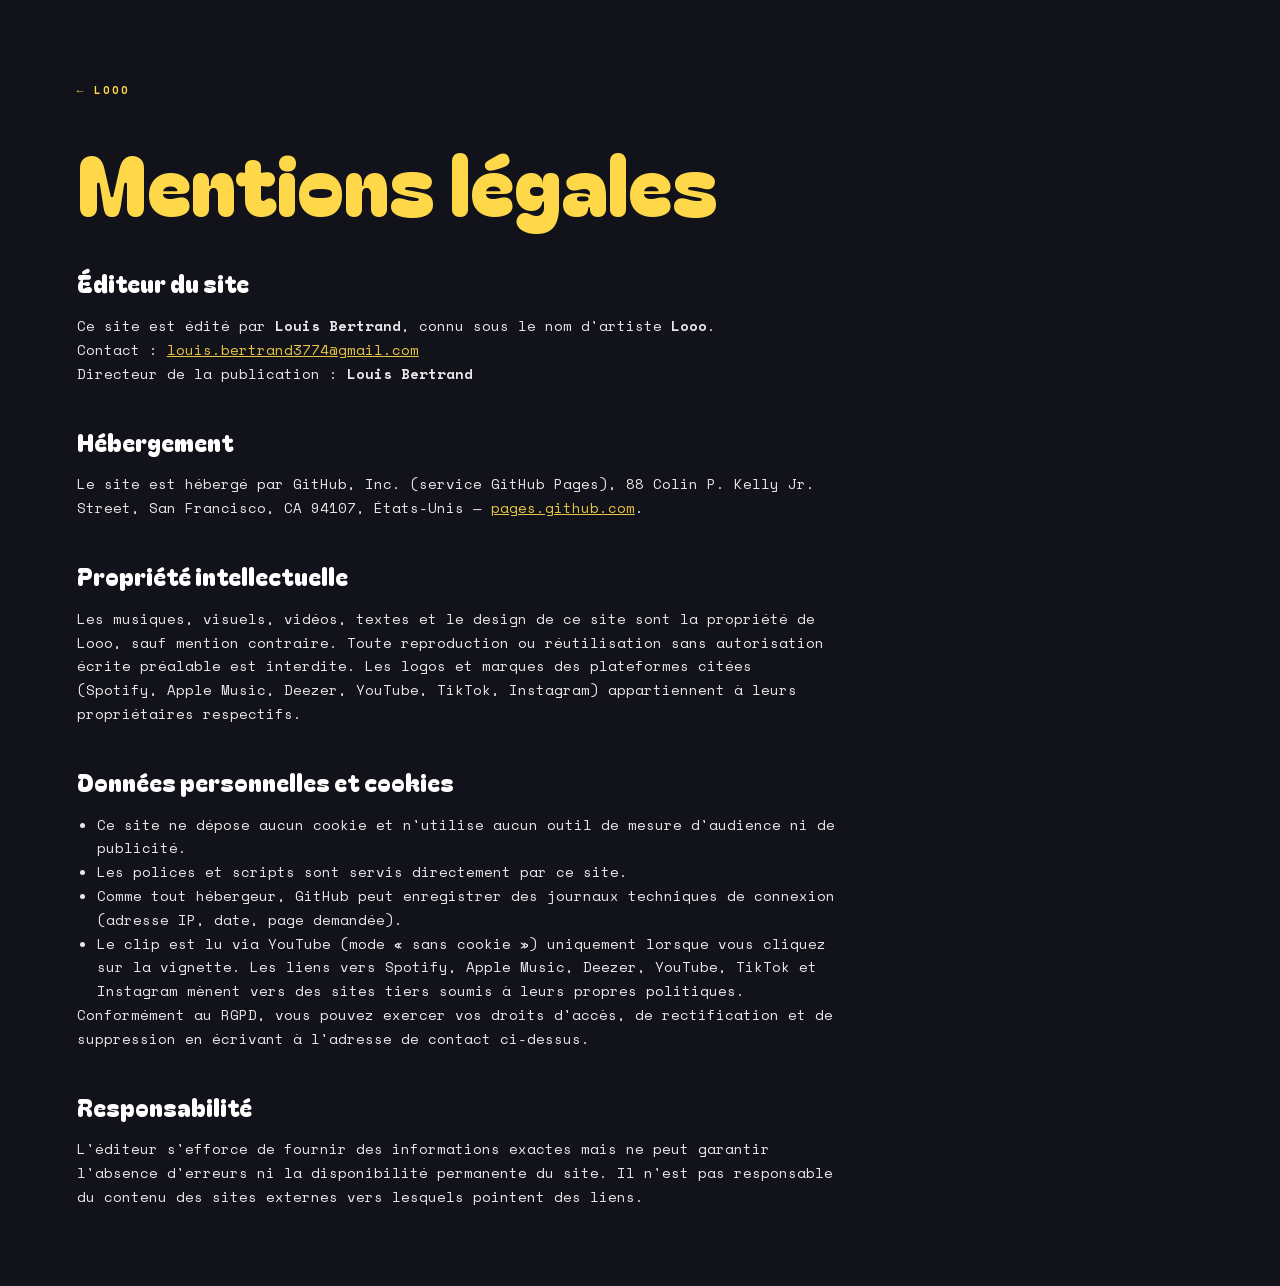
<file: mentions-legales.html>
<!doctype html>
<html lang="fr">
<head>
<meta charset="utf-8">
<meta name="viewport" content="width=device-width, initial-scale=1">
<title>Mentions légales — LOOO</title>
<meta name="robots" content="noindex">
<link rel="icon" type="image/svg+xml" href="assets/favicon.svg">
<link rel="stylesheet" href="assets/fonts.css">
<style>
:root{--yellow:#ffd84a;--ink:#12121a;--deep:#1a2cd6}
*{box-sizing:border-box;margin:0;padding:0}
body{background:var(--ink);color:#fff;font-family:'Space Mono',ui-monospace,monospace;font-size:14px;line-height:1.7;padding:clamp(24px,6vw,80px)}
a{color:var(--yellow)}
.back{display:inline-block;margin-bottom:40px;font-size:11px;letter-spacing:.18em;font-weight:700;text-decoration:none}
h1{font-family:'Bagel Fat One',system-ui,sans-serif;font-weight:400;font-size:clamp(40px,7vw,84px);line-height:1;color:var(--yellow);margin-bottom:40px}
h2{font-family:'Bagel Fat One',system-ui,sans-serif;font-weight:400;font-size:24px;margin:36px 0 10px}
main{max-width:760px}
p,li{opacity:.9}
ul{padding-left:20px}
.todo{background:var(--yellow);color:var(--ink);font-weight:700;padding:0 6px;border-radius:4px}
</style>
</head>
<body>
<main>
<a class="back" href="./">← LOOO</a>
<h1>Mentions légales</h1>

<h2>Éditeur du site</h2>
<p>Ce site est édité par <strong>Louis Bertrand</strong>, connu sous le nom d'artiste <strong>Looo</strong>.<br>
Contact : <a href="mailto:louis.bertrand3774@gmail.com">louis.bertrand3774@gmail.com</a><br>
Directeur de la publication : <strong>Louis Bertrand</strong></p>

<h2>Hébergement</h2>
<p>Le site est hébergé par GitHub, Inc. (service GitHub Pages), 88 Colin P. Kelly Jr. Street, San Francisco, CA 94107, États-Unis — <a href="https://pages.github.com" rel="noopener">pages.github.com</a>.</p>

<h2>Propriété intellectuelle</h2>
<p>Les musiques, visuels, vidéos, textes et le design de ce site sont la propriété de Looo, sauf mention contraire. Toute reproduction ou réutilisation sans autorisation écrite préalable est interdite. Les logos et marques des plateformes citées (Spotify, Apple Music, Deezer, YouTube, TikTok, Instagram) appartiennent à leurs propriétaires respectifs.</p>

<h2>Données personnelles et cookies</h2>
<ul>
<li>Ce site ne dépose aucun cookie et n'utilise aucun outil de mesure d'audience ni de publicité.</li>
<li>Les polices et scripts sont servis directement par ce site.</li>
<li>Comme tout hébergeur, GitHub peut enregistrer des journaux techniques de connexion (adresse IP, date, page demandée).</li>
<li>Le clip est lu via YouTube (mode « sans cookie ») uniquement lorsque vous cliquez sur la vignette. Les liens vers Spotify, Apple Music, Deezer, YouTube, TikTok et Instagram mènent vers des sites tiers soumis à leurs propres politiques.</li>
</ul>
<p>Conformément au RGPD, vous pouvez exercer vos droits d'accès, de rectification et de suppression en écrivant à l'adresse de contact ci-dessus.</p>

<h2>Responsabilité</h2>
<p>L'éditeur s'efforce de fournir des informations exactes mais ne peut garantir l'absence d'erreurs ni la disponibilité permanente du site. Il n'est pas responsable du contenu des sites externes vers lesquels pointent des liens.</p>
</main>
</body>
</html>
</file>
<file: assets/fonts.css>
@font-face {
  font-family: 'Bagel Fat One';
  font-style: normal;
  font-weight: 400;
  font-display: swap;
  src: url(fonts/BagelFatOne-400-latin-ext.woff2) format('woff2');
  unicode-range: U+0100-02BA, U+02BD-02C5, U+02C7-02CC, U+02CE-02D7, U+02DD-02FF, U+0304, U+0308, U+0329, U+1D00-1DBF, U+1E00-1E9F, U+1EF2-1EFF, U+2020, U+20A0-20AB, U+20AD-20C4, U+2113, U+2C60-2C7F, U+A720-A7FF;
}
@font-face {
  font-family: 'Bagel Fat One';
  font-style: normal;
  font-weight: 400;
  font-display: swap;
  src: url(fonts/BagelFatOne-400-latin.woff2) format('woff2');
  unicode-range: U+0000-00FF, U+0131, U+0152-0153, U+02BB-02BC, U+02C6, U+02DA, U+02DC, U+0304, U+0308, U+0329, U+2000-206F, U+20AC, U+2122, U+2191, U+2193, U+2212, U+2215, U+FEFF, U+FFFD;
}
@font-face {
  font-family: 'Space Mono';
  font-style: normal;
  font-weight: 400;
  font-display: swap;
  src: url(fonts/SpaceMono-400-latin-ext.woff2) format('woff2');
  unicode-range: U+0100-02BA, U+02BD-02C5, U+02C7-02CC, U+02CE-02D7, U+02DD-02FF, U+0304, U+0308, U+0329, U+1D00-1DBF, U+1E00-1E9F, U+1EF2-1EFF, U+2020, U+20A0-20AB, U+20AD-20C4, U+2113, U+2C60-2C7F, U+A720-A7FF;
}
@font-face {
  font-family: 'Space Mono';
  font-style: normal;
  font-weight: 400;
  font-display: swap;
  src: url(fonts/SpaceMono-400-latin.woff2) format('woff2');
  unicode-range: U+0000-00FF, U+0131, U+0152-0153, U+02BB-02BC, U+02C6, U+02DA, U+02DC, U+0304, U+0308, U+0329, U+2000-206F, U+20AC, U+2122, U+2191, U+2193, U+2212, U+2215, U+FEFF, U+FFFD;
}
@font-face {
  font-family: 'Space Mono';
  font-style: normal;
  font-weight: 700;
  font-display: swap;
  src: url(fonts/SpaceMono-700-latin-ext.woff2) format('woff2');
  unicode-range: U+0100-02BA, U+02BD-02C5, U+02C7-02CC, U+02CE-02D7, U+02DD-02FF, U+0304, U+0308, U+0329, U+1D00-1DBF, U+1E00-1E9F, U+1EF2-1EFF, U+2020, U+20A0-20AB, U+20AD-20C4, U+2113, U+2C60-2C7F, U+A720-A7FF;
}
@font-face {
  font-family: 'Space Mono';
  font-style: normal;
  font-weight: 700;
  font-display: swap;
  src: url(fonts/SpaceMono-700-latin.woff2) format('woff2');
  unicode-range: U+0000-00FF, U+0131, U+0152-0153, U+02BB-02BC, U+02C6, U+02DA, U+02DC, U+0304, U+0308, U+0329, U+2000-206F, U+20AC, U+2122, U+2191, U+2193, U+2212, U+2215, U+FEFF, U+FFFD;
}
</file>
